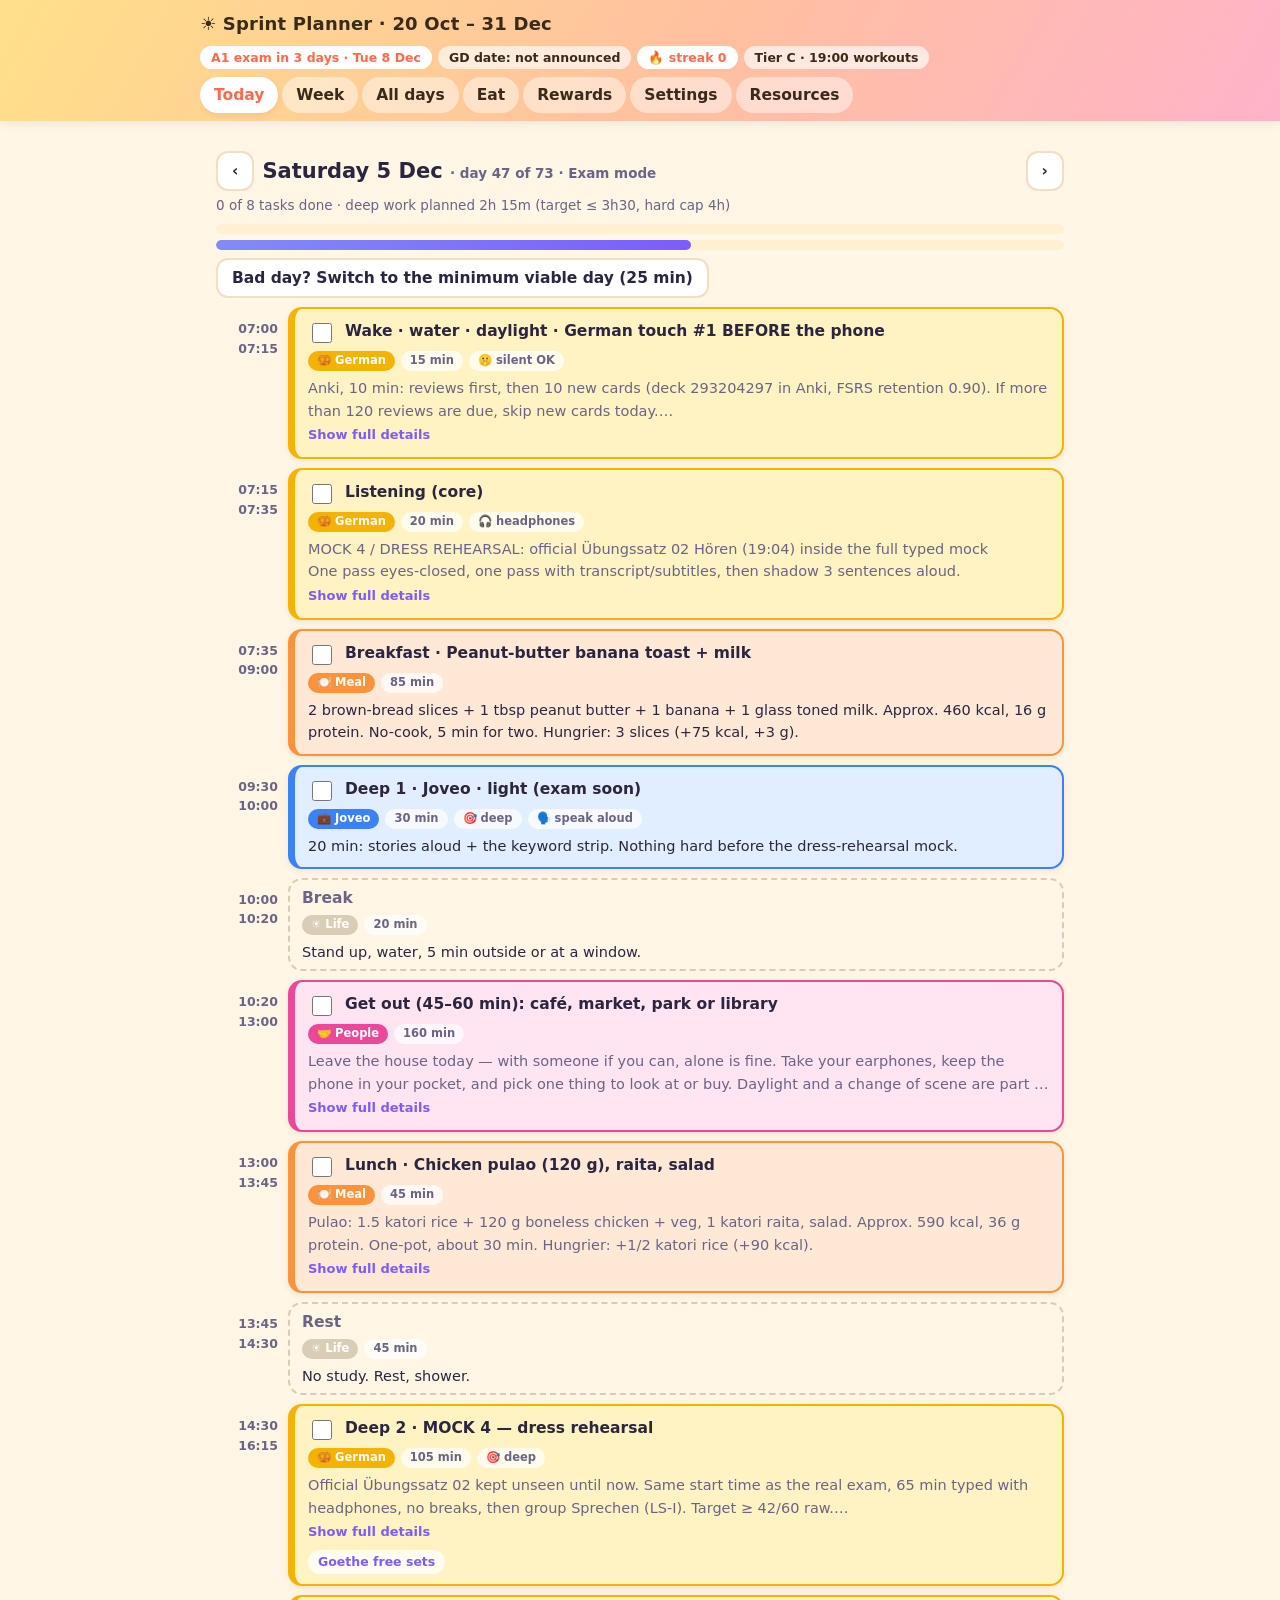
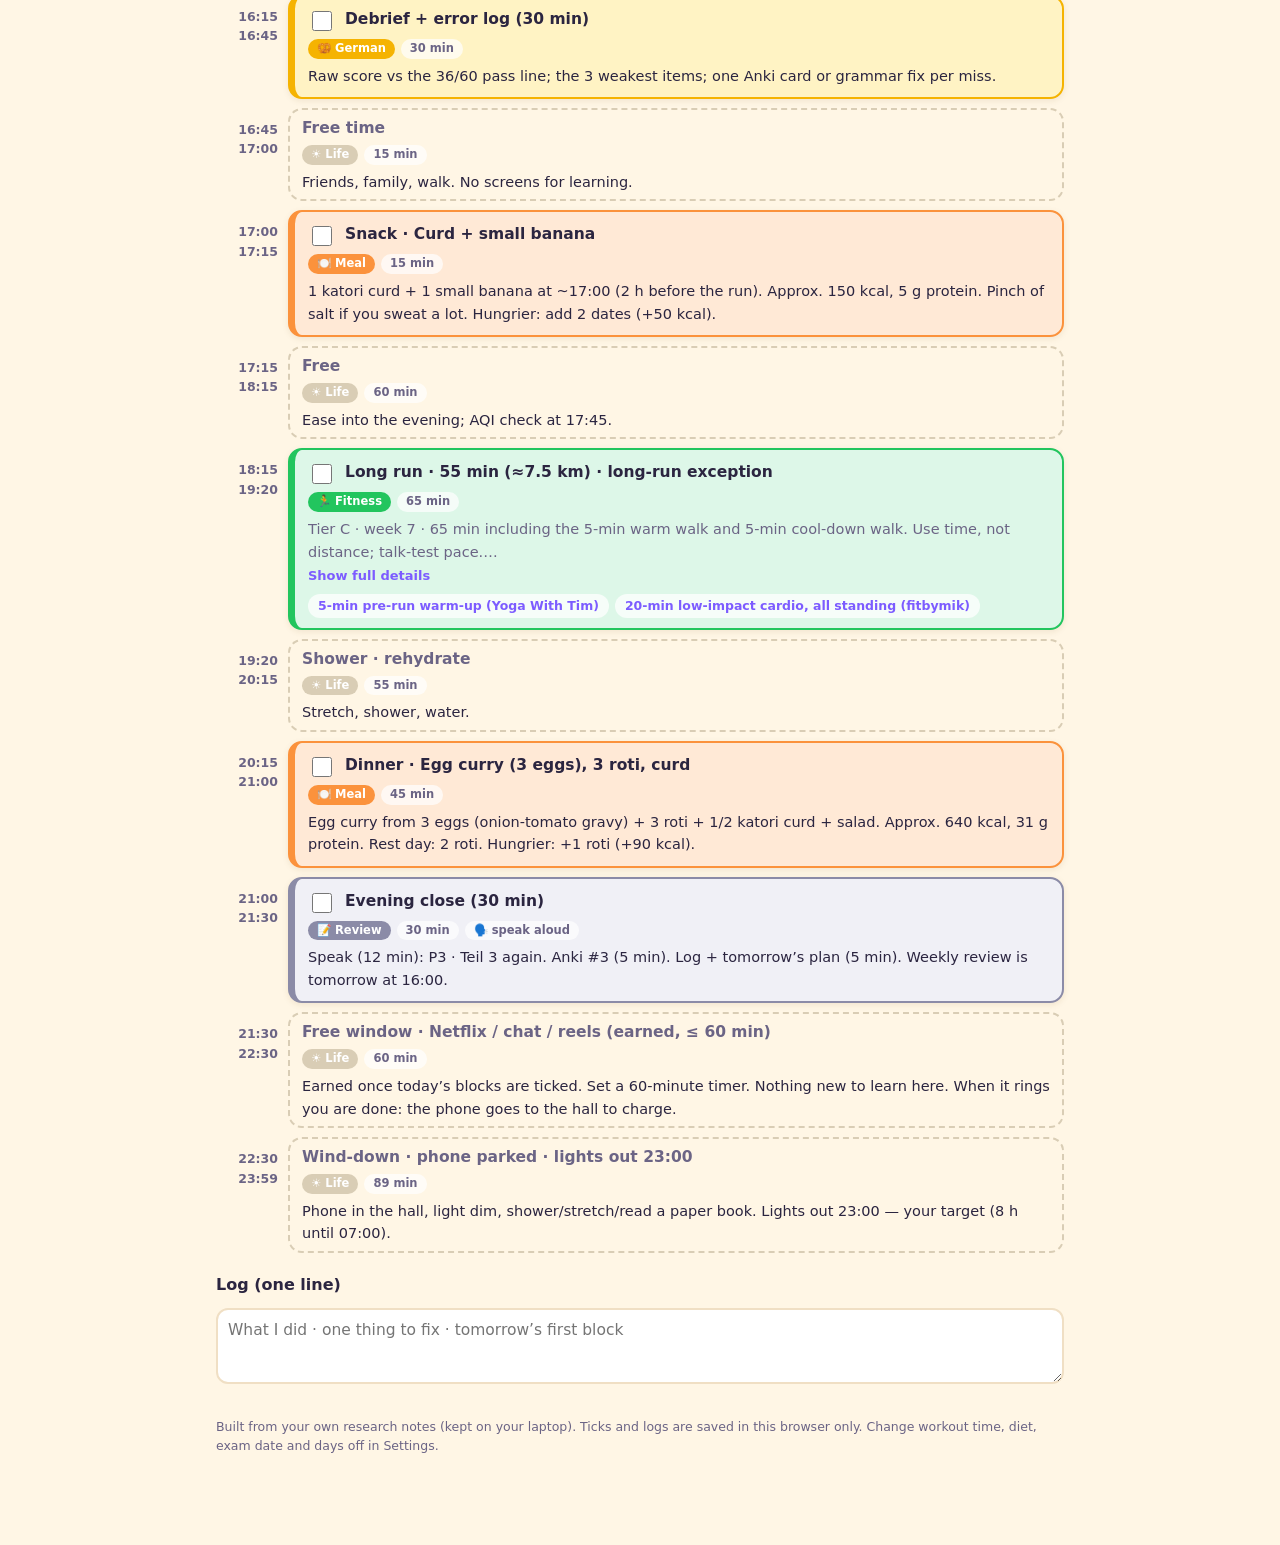
<file: planner/index.html>
<!doctype html>
<html lang="en" data-theme="sun">
<head>
<meta charset="utf-8">
<meta name="viewport" content="width=device-width, initial-scale=1">
<title>Sprint Planner</title>
<style>
:root, :root[data-theme="sun"]{
  --bg:#fff6e5; --card:#ffffff; --ink:#2b2540; --mute:#6b6485; --line:#f0dfc4; --accent:#ff6b4a; --accent2:#7c5cff; --ok:#22a06b; --warn:#f08c00;
  --hd1:#ffe08a; --hd2:#ffc0a0; --hd3:#ffb3c9; --hdink:#3a2a1a; --chip:#fff0d4; --shadow:0 2px 6px rgba(120,80,20,.10);
  --G-bg:#fff3c4; --G-bd:#f5b301; --J-bg:#e0eeff; --J-bd:#3b82f6; --T-bg:#eee5ff; --T-bd:#8b5cf6; --F-bg:#ddf7e8; --F-bd:#22c55e;
  --N-bg:#ffe3ea; --N-bd:#f43f5e; --C-bg:#d9f5f7; --C-bd:#06b6d4; --E-bg:#ffe9d6; --E-bd:#fb923c; --M-bg:#f0f0f6; --M-bd:#8b8ba7; --L-bg:#fffdf8; --L-bd:#d9cdb5; --H-bg:#ffe4f1; --H-bd:#ec4899;
}
:root[data-theme="night"]{
  --bg:#17141f; --card:#211d2c; --ink:#f3eefc; --mute:#b1a8c7; --line:#383148; --accent:#ff8a6b; --accent2:#a78bfa; --ok:#4ade80; --warn:#fbbf24;
  --hd1:#3b2f63; --hd2:#4a2f5a; --hd3:#5a2f4a; --hdink:#fff; --chip:#2e2840; --shadow:none;
  --G-bg:#3a3217; --G-bd:#fbbf24; --J-bg:#17263f; --J-bd:#7aa2ff; --T-bg:#2a2144; --T-bd:#c4b5fd; --F-bg:#16322a; --F-bd:#4ade80;
  --N-bg:#3b1b25; --N-bd:#fb7185; --C-bg:#12333a; --C-bd:#22d3ee; --E-bg:#3b2a1a; --E-bd:#fdba74; --M-bg:#2a2733; --M-bd:#a1a1aa; --L-bg:#1d1a26; --L-bd:#4a4360; --H-bg:#3b1a2e; --H-bd:#f472b6;
}
*{box-sizing:border-box}
html,body{margin:0;overflow-x:hidden}
body{background:var(--bg);color:var(--ink);font:15.5px/1.55 "Segoe UI",system-ui,-apple-system,Roboto,sans-serif;-webkit-text-size-adjust:100%}
a{color:var(--accent2)}
.wrap{max-width:880px;margin:0 auto;padding:14px 16px 90px}
header{position:sticky;top:0;z-index:5;background:linear-gradient(120deg,var(--hd1),var(--hd2) 55%,var(--hd3));color:var(--hdink);padding:10px 16px 0;box-shadow:0 2px 10px rgba(0,0,0,.08)}
.hrow{max-width:880px;margin:0 auto;display:flex;flex-wrap:wrap;align-items:center;gap:8px 12px}
h1{font-size:18px;margin:0;font-weight:800;letter-spacing:.2px}
.chips{display:flex;flex-wrap:wrap;gap:6px}
.chip{background:rgba(255,255,255,.65);border-radius:999px;padding:2px 11px;font-size:12.5px;color:#3a2a1a;white-space:nowrap;font-weight:600}
:root[data-theme="night"] .chip{background:rgba(255,255,255,.14);color:#fff}
.chip.hot{background:#fff;color:var(--accent);font-weight:800}
:root[data-theme="night"] .chip.hot{background:var(--accent);color:#1a1a1a}
nav{max-width:880px;margin:8px auto 0;display:flex;gap:4px;overflow-x:auto;padding-bottom:8px}
nav button{background:rgba(255,255,255,.45);border:0;border-radius:999px;color:var(--hdink);font:inherit;font-weight:700;padding:6px 14px;cursor:pointer;white-space:nowrap}
:root[data-theme="night"] nav button{background:rgba(255,255,255,.10)}
nav button[aria-selected=true]{background:#fff;color:var(--accent);box-shadow:var(--shadow)}
:root[data-theme="night"] nav button[aria-selected=true]{background:var(--accent);color:#1a1a1a}
button,select,input,textarea{font:inherit;color:inherit}
.btn{background:var(--card);border:2px solid var(--line);border-radius:12px;padding:6px 14px;cursor:pointer;font-weight:600}
.btn:hover{border-color:var(--accent)}
.btn.pri{background:var(--accent);border-color:var(--accent);color:#fff}
.dayhead{display:flex;flex-wrap:wrap;align-items:center;gap:8px;margin:16px 0 4px}
.dayhead h2{font-size:21px;margin:0;flex:1 1 220px;font-weight:800}
.sub{color:var(--mute);font-size:13.5px}
.banner{background:var(--card);border:2px solid var(--warn);border-radius:12px;padding:8px 12px;margin:8px 0;font-size:14px;font-weight:600}
.meters{display:grid;gap:6px;margin:8px 0}
.meter{height:10px;background:var(--chip);border-radius:8px;overflow:hidden}
.meter i{display:block;height:100%;border-radius:8px;background:linear-gradient(90deg,#34d399,#22a06b)}
.meter.deep i{background:linear-gradient(90deg,#818cf8,#7c5cff)}
.meter.deep.over i{background:linear-gradient(90deg,#fbbf24,#f08c00)}
.slot{display:grid;grid-template-columns:62px 1fr;gap:10px;margin:9px 0;align-items:start}
.time{color:var(--mute);font-size:12.5px;padding-top:12px;text-align:right;font-variant-numeric:tabular-nums;font-weight:600}
.card{background:var(--L-bg);border:2px solid var(--L-bd);border-left-width:7px;border-radius:14px;padding:10px 13px;box-shadow:var(--shadow)}
.card.G{background:var(--G-bg);border-color:var(--G-bd)} .card.J{background:var(--J-bg);border-color:var(--J-bd)} .card.T{background:var(--T-bg);border-color:var(--T-bd)}
.card.F{background:var(--F-bg);border-color:var(--F-bd)} .card.N{background:var(--N-bg);border-color:var(--N-bd)} .card.C{background:var(--C-bg);border-color:var(--C-bd)}
.card.E{background:var(--E-bg);border-color:var(--E-bd)} .card.M{background:var(--M-bg);border-color:var(--M-bd)} .card.H{background:var(--H-bg);border-color:var(--H-bd)} .card.L{background:var(--L-bg);border-color:var(--L-bd)}
.card.quiet{background:transparent;border-style:dashed;border-left-width:2px;box-shadow:none;padding:6px 12px}
.card.done{opacity:.55}
.card.now{outline:3px solid var(--accent);outline-offset:2px}
.top{display:flex;gap:10px;align-items:flex-start}
.top input[type=checkbox]{margin-top:4px;width:20px;height:20px;flex:none;accent-color:var(--ok)}
.ttl{font-weight:750;flex:1}
.quiet .ttl{font-weight:600;color:var(--mute)}
.meta{display:flex;flex-wrap:wrap;gap:6px;margin-top:5px}
.badge{font-size:11.5px;border-radius:999px;padding:1px 9px;background:rgba(255,255,255,.7);color:var(--mute);font-weight:600}
:root[data-theme="night"] .badge{background:rgba(255,255,255,.1)}
.badge.dom{background:var(--L-bd);color:#fff}
.badge.dom.G{background:var(--G-bd)}.badge.dom.J{background:var(--J-bd)}.badge.dom.T{background:var(--T-bd)}.badge.dom.F{background:var(--F-bd)}.badge.dom.N{background:var(--N-bd)}.badge.dom.C{background:var(--C-bd)}.badge.dom.E{background:var(--E-bd)}.badge.dom.M{background:var(--M-bd)}.badge.dom.H{background:var(--H-bd)}
:root[data-theme="night"] .badge.dom{color:#15121c}
.detail{margin-top:6px;font-size:14.5px;white-space:pre-line}
.detail.short{display:-webkit-box;-webkit-line-clamp:2;-webkit-box-orient:vertical;overflow:hidden;color:var(--mute)}
.more{background:none;border:0;color:var(--accent2);padding:2px 0;cursor:pointer;font-size:13px;font-weight:700}
.links{display:flex;flex-wrap:wrap;gap:6px;margin-top:6px}
.links a{font-size:12.5px;background:rgba(255,255,255,.75);border-radius:999px;padding:2px 10px;text-decoration:none;font-weight:600}
:root[data-theme="night"] .links a{background:rgba(255,255,255,.12)}
textarea.log{width:100%;min-height:76px;background:var(--card);border:2px solid var(--line);border-radius:12px;padding:8px 10px;margin-top:6px}
.grid{display:grid;gap:10px}
.week{grid-template-columns:repeat(auto-fit,minmax(190px,1fr))}
.wcard{background:var(--card);border:2px solid var(--line);border-radius:14px;padding:10px 12px;cursor:pointer}
.wcard:hover{border-color:var(--accent)}
.wcard h3{margin:0 0 4px;font-size:14.5px}
.wcard li{font-size:12.5px;color:var(--mute);margin:2px 0}
.wcard ul{padding-left:16px;margin:4px 0}
.row{display:flex;gap:10px;align-items:center;background:var(--card);border:2px solid var(--line);border-radius:12px;padding:8px 12px;margin:6px 0;cursor:pointer}
.row:hover{border-color:var(--accent)}
.row .d{width:92px;font-weight:750;flex:none}
.row .p{flex:1;color:var(--mute);font-size:13.5px}
.row .pc{width:46px;text-align:right;font-variant-numeric:tabular-nums;color:var(--mute);font-size:13px}
.set{background:var(--card);border:2px solid var(--line);border-radius:14px;padding:12px 14px;margin:10px 0}
.set label{display:block;margin:10px 0 3px;font-weight:700}
.set select,.set input[type=date],.set input[type=text]{background:var(--bg);border:2px solid var(--line);border-radius:10px;padding:6px 8px;max-width:100%}
.set input[type=text]{width:100%}
h3.grp{margin:20px 0 4px;font-size:16px}
.meal{background:var(--E-bg);border:2px solid var(--E-bd);border-radius:14px;padding:8px 12px;margin:8px 0}
.meal b{display:block}
.reward{display:flex;gap:10px;align-items:center;background:var(--card);border:2px solid var(--line);border-radius:14px;padding:10px 12px;margin:8px 0}
.reward.on{border-color:var(--ok)}
.reward input[type=text]{flex:1;background:var(--bg);border:2px solid var(--line);border-radius:10px;padding:6px 8px;min-width:0}
.big{font-size:34px;font-weight:800;line-height:1}
footer{color:var(--mute);font-size:12.5px;margin-top:26px}
@media (max-width:560px){.slot{grid-template-columns:48px 1fr;gap:6px}.time{font-size:11.5px}.wrap{padding:8px 12px 90px}}
</style>
</head>
<body>
<header>
  <div class="hrow"><h1>☀️ Sprint Planner · 20 Oct – 31 Dec</h1><div class="chips" id="chips"></div></div>
  <nav role="tablist" id="nav"></nav>
</header>
<div class="wrap" id="app"></div>

<script src="content-german.js"></script>
<script src="content-joveo.js"></script>
<script src="content-tech-fit.js"></script>
<script src="content-yearend.js"></script>
<script src="content-meals.js" onerror="void 0"></script>
<script src="builder.js"></script>
<script>
(function(){
  var KEY="sprint-planner-v1", P=window.PLAN, C=window.CONTENT;
  var TABS=[["today","Today"],["week","Week"],["all","All days"],["eat","Eat"],["reward","Rewards"],["set","Settings"],["res","Resources"]];
  var ST={S:{},done:{},log:{},view:"today",date:null,mvd:{}};
  try{var raw=localStorage.getItem(KEY); if(raw){var o=JSON.parse(raw); if(o&&typeof o==="object") ST=Object.assign(ST,o);}}catch(e){}
  function save(){try{localStorage.setItem(KEY,JSON.stringify(ST));}catch(e){}}
  function esc(s){return String(s).replace(/[&<>"]/g,function(c){return{"&":"&amp;","<":"&lt;",">":"&gt;",'"':"&quot;"}[c];});}
  function todayISO(){return P.iso(new Date());}
  function clampDate(s){return s<P.START?P.START:(s>P.END?P.END:s);}
  if(!ST.date) ST.date=clampDate(todayISO());
  function S(){return Object.assign({},C.defaults,ST.S);}
  function applyTheme(){document.documentElement.setAttribute("data-theme",S().theme==="night"?"night":"sun");}
  function daysBetween(a,b){return Math.round((P.D(b)-P.D(a))/864e5);}
  var DOMNAME={G:"🥨 German",J:"💼 Joveo",T:"🤖 Tech & AI",F:"🏃 Fitness",N:"📚 NPTEL",C:"🌍 Germany lane",M:"📝 Review",L:"☀️ Life",E:"🍽️ Meal",H:"🤝 People"};
  var NEEDS={headphones:"🎧 headphones",silent:"🤫 silent OK",speak:"🗣️ speak aloud","speak?":"🗣️ speak optional"};
  var CHECK={deep:1,light:1,move:1,event:1,meal:1};
  var TOTAL=daysBetween(P.START,P.END)+1;

  function isChk(s){return !!CHECK[s.type];}
  function counted(s){return isChk(s)&&s.type!=="meal"&&!s.optional;}
  function dayStats(d){
    var chk=d.slots.filter(counted), n=chk.length, k=0;
    chk.forEach(function(s){if(ST.done[s.id])k++;});
    return {n:n,k:k,pc:n?Math.round(100*k/n):0};
  }
  function dayOK(ds){
    var d=P.build(ds,S()); if(d.off) return null;
    var st=dayStats(d), mvd=true; for(var i=0;i<5;i++){ if(!ST.done[ds+"@mvd"+i]) mvd=false; }
    return st.pc>=70||mvd;
  }
  function streak(){
    var t=clampDate(todayISO()), run=0, best=0, total=0;
    for(var ds=P.START; ds<=t; ds=P.addDays(ds,1)){
      var ok=dayOK(ds); if(ok===null) continue;
      if(ok){ run++; total++; if(run>best) best=run; }
      else if(ds!==t){ run=0; }
    }
    return {cur:run,best:best,total:total};
  }
  function rewardTexts(){ var r=Object.assign({},C.rewards||{}); if(ST.rewards) Object.keys(ST.rewards).forEach(function(k){ r[k]=ST.rewards[k]; }); return r; }
  function chips(){
    var s=S(), t=todayISO(), el=document.getElementById("chips"), h="";
    var left=daysBetween(t,s.exam);
    h+='<span class="chip hot">A1 exam '+(left>0?'in '+left+' days':left===0?'TODAY':'passed')+' · '+P.nice(s.exam)+'</span>';
    h+=s.gd?'<span class="chip hot">GD '+(daysBetween(t,s.gd)>=0?'in '+daysBetween(t,s.gd)+' days':'done')+' · '+P.nice(s.gd)+'</span>':'<span class="chip">GD date: not announced</span>';
    var np=daysBetween(t,"2026-10-25"); if(np>=0) h+='<span class="chip hot">NPTEL '+(np===0?'TODAY':'in '+np+' days')+'</span>';
    var sk=streak(); h+='<span class="chip hot">🔥 streak '+sk.cur+'</span>'; h+='<span class="chip">Tier '+s.tier+' · '+(s.workout==="am"?'05:15 workouts':'19:00 workouts')+'</span>';
    el.innerHTML=h;
  }
  function nav(){
    var el=document.getElementById("nav");
    el.innerHTML=TABS.map(function(t){return '<button role="tab" aria-selected="'+(ST.view===t[0])+'" data-v="'+t[0]+'">'+t[1]+'</button>';}).join("");
    el.onclick=function(e){var b=e.target.closest("button");if(!b)return;ST.view=b.getAttribute("data-v");save();render();window.scrollTo(0,0);};
  }

  function slotHTML(s,nowMin,isToday){
    var q=(s.type==="anchor"||s.type==="free");
    var buf=(s.type==="buffer");
    var done=!!ST.done[s.id], chk=isChk(s)||(buf&&s.optional);
    var isNow=isToday&&nowMin>=P.mins(s.start)&&nowMin<P.mins(s.end);
    var det=s.detail||"";
    var long=det.length>170||(det.indexOf("\n")>=0&&det.length>110);
    var h='<div class="slot"><div class="time">'+s.start+'<br>'+s.end+'</div><div class="card '+s.dom+(q||buf?' quiet':'')+(done?' done':'')+(isNow?' now':'')+'">';
    h+='<div class="top">'+(chk?'<input type="checkbox" aria-label="Done" '+(done?'checked':'')+' data-chk="'+esc(s.id)+'">':'')+'<div class="ttl">'+esc(s.title)+'</div></div>';
    h+='<div class="meta"><span class="badge dom '+s.dom+'">'+DOMNAME[s.dom]+'</span><span class="badge">'+s.min+' min</span>';
    if(s.type==="deep")h+='<span class="badge">🎯 deep</span>';
    if(s.optional)h+='<span class="badge">optional</span>';
    (s.needs||[]).forEach(function(n){h+='<span class="badge">'+NEEDS[n]+'</span>';});
    h+='</div>';
    if(det){h+='<div class="detail'+(long?' short':'')+'">'+esc(det)+'</div>'+(long?'<button class="more" data-more>Show full details</button>':'');}
    if(s.links&&s.links.length){h+='<div class="links">'+s.links.map(function(l){return '<a href="'+esc(l[1])+'" target="_blank" rel="noopener">'+esc(l[0])+'</a>';}).join("")+'</div>';}
    return h+'</div></div>';
  }

  function viewToday(){
    var s=S(), d=P.build(ST.date,s), t=todayISO(), isToday=(t===ST.date), now=new Date(), nowMin=now.getHours()*60+now.getMinutes();
    var st=dayStats(d), idx=daysBetween(P.START,ST.date)+1;
    var h='<div class="dayhead"><button class="btn" id="prev" aria-label="Previous day">‹</button><h2>'+d.dowName+' '+P.nice(ST.date).slice(4)+' <span class="sub">· day '+idx+' of '+TOTAL+' · '+esc(d.phase.name)+'</span></h2>';
    h+='<button class="btn" id="next" aria-label="Next day">›</button>'+(isToday?'':'<button class="btn" id="tod">Today</button>')+'</div>';
    d.notes.forEach(function(n){h+='<div class="banner">'+esc(n)+'</div>';});
    var over=d.deepMin>210;
    h+='<div class="sub">'+st.k+' of '+st.n+' tasks done · deep work planned '+Math.floor(d.deepMin/60)+'h '+(d.deepMin%60)+'m (target ≤ 3h30, hard cap 4h)</div>';
    h+='<div class="meters"><div class="meter"><i style="width:'+st.pc+'%"></i></div>';
    h+='<div class="meter deep'+(over?' over':'')+'"><i style="width:'+Math.min(100,Math.round(100*d.deepMin/240))+'%"></i></div></div>';
    var m=!!ST.mvd[ST.date];
    if(!d.off) h+='<div style="margin:8px 0"><button class="btn'+(m?' pri':'')+'" id="mvd">'+(m?'Showing the minimum viable day — tap for the full plan':'Bad day? Switch to the minimum viable day (25 min)')+'</button></div>';
    if(m&&!d.off){
      var items=[["Anki, 10 min (reviews first)","G"],["5–10 min listening you already understand","G"],["One DSA problem from your redo list, or say one story aloud (5 min)","T"],["5 minutes of movement — shoes on, first 2 minutes only","F"],["One-line log: what I did, one thing to fix","M"]];
      items.forEach(function(it,i){var id=ST.date+"@mvd"+i;h+='<div class="slot"><div class="time">·</div><div class="card '+it[1]+(ST.done[id]?' done':'')+'"><div class="top"><input type="checkbox" data-chk="'+id+'" '+(ST.done[id]?'checked':'')+'><div class="ttl">'+esc(it[0])+'</div></div></div></div>';});
      h+='<div class="sub" style="margin-top:8px">Never two minimum days in a row — the next day gets a 15-minute recovery review. One missed day does not break a habit.</div>';
    } else {
      d.slots.forEach(function(sl){h+=slotHTML(sl,nowMin,isToday);});
    }
    h+='<h3 class="grp">Log (one line)</h3><textarea class="log" id="log" placeholder="What I did · one thing to fix · tomorrow’s first block">'+esc(ST.log[ST.date]||"")+'</textarea>';
    h+='<footer>Built from your own research notes (kept on your laptop). Ticks and logs are saved in this browser only. Change workout time, diet, exam date and days off in Settings.</footer>';
    document.getElementById("app").innerHTML=h;
    if(isToday){var n=document.querySelector(".card.now");if(n&&!window.__scrolled){window.__scrolled=1;n.scrollIntoView({block:"center"});}}
  }
  function viewWeek(){
    var mon=ST.date; while(P.dow(mon)!==1)mon=P.addDays(mon,-1);
    var h='<div class="dayhead"><button class="btn" id="wprev">‹</button><h2>Week of '+P.nice(mon)+'</h2><button class="btn" id="wnext">›</button></div><div class="grid week">';
    for(var i=0;i<7;i++){
      var ds=P.addDays(mon,i); if(ds<P.START||ds>P.END){h+='<div class="wcard" style="opacity:.4"><h3>'+P.nice(ds)+'</h3><div class="sub">outside the plan</div></div>';continue;}
      var d=P.build(ds,S()), st=dayStats(d);
      var keys=d.slots.filter(function(x){return x.type==="deep"||x.type==="move"||x.type==="event";});
      h+='<div class="wcard" data-go="'+ds+'"><h3>'+P.nice(ds)+' <span class="sub">'+st.pc+'%</span></h3><div class="sub">'+esc(d.theme)+'</div><ul>'+keys.map(function(x){return '<li>'+x.start+' '+esc(x.title.replace(/^(Block [AMB][12]? · |Deep [12] · )/,"").slice(0,58))+'</li>';}).join("")+'</ul></div>';
    }
    document.getElementById("app").innerHTML=h+'</div>';
  }
  function viewAll(){
    var h='<div class="dayhead"><h2>All '+TOTAL+' days</h2></div>',ds=P.START;
    while(ds<=P.END){
      var d=P.build(ds,S()), st=dayStats(d), a=d.slots.filter(function(x){return x.type==="deep";})[0];
      h+='<div class="row" data-go="'+ds+'"><div class="d">'+P.nice(ds)+'</div><div class="p">'+esc(d.theme)+(a?' · '+esc(a.title.replace(/^(Block [AMB][12]? · |Deep [12] · )/,"").slice(0,46)):'')+'</div><div class="pc">'+st.pc+'%</div></div>';
      ds=P.addDays(ds,1);
    }
    document.getElementById("app").innerHTML=h;
  }
  function viewEat(){
    var s=S(), M=C.meals, h='<div class="dayhead"><h2>🍽️ Eat</h2></div>';
    h+='<div class="sub">Diet in Settings: <b>'+({veg:"vegetarian",egg:"eggetarian",nonveg:"non-vegetarian"}[s.diet]||s.diet)+'</b>. General healthy-eating guidance, not medical advice — if you take ADHD medication, appetite can change; ask your doctor.</div>';
    if(!M){h+='<div class="banner">The detailed 7-day menus are still being prepared. Until then every day shows a simple default for each meal.</div>';document.getElementById("app").innerHTML=h;return;}
    if(M.principles&&M.principles.length){h+='<h3 class="grp">Principles</h3><div class="meal">'+M.principles.map(function(x){return '• '+esc(x);}).join('<br>')+'</div>';}
    if(M.hydration)h+='<h3 class="grp">Water</h3><div class="meal">'+esc(M.hydration)+'</div>';
    if(M.caffeine)h+='<h3 class="grp">Caffeine</h3><div class="meal">'+esc(M.caffeine)+'</div>';
    var days=(M.days&&M.days[s.diet])||[], names=["Monday","Tuesday","Wednesday","Thursday","Friday","Saturday","Sunday"];
    h+='<h3 class="grp">Your week</h3><div style="margin:6px 0"><button class="btn pri" id="copyUncle">Copy this week’s lunch & dinner list for the cook</button></div>';
    days.forEach(function(d,i){h+='<div class="meal"><b>'+names[i]+'</b>'+["bf","am","lunch","pre","dinner"].map(function(k){var m=d[k];return m?'<div><b style="display:inline">'+({bf:"Breakfast",am:"Mid-morning",lunch:"Lunch",pre:"Evening / pre-run",dinner:"Dinner"}[k])+':</b> '+esc(m.t)+' — '+esc(m.d)+'</div>':'';}).join("")+'</div>';});
    if(M.special){h+='<h3 class="grp">Special days</h3>';["exam","interview","bad","prep"].forEach(function(k){var m=M.special[k];if(m)h+='<div class="meal"><b>'+({exam:"Exam day",interview:"Interview / GD day",bad:"Bad-day no-cook meals",prep:"Sunday prep"}[k])+'</b>'+esc(m.t)+' — '+esc(m.d)+'</div>';});}
    document.getElementById("app").innerHTML=h;
  }
  function viewReward(){
    var sk=streak(), R=rewardTexts(), keys=Object.keys(R).map(Number).sort(function(a,b){return a-b;});
    var next=keys.filter(function(k){return k>sk.best;})[0];
    var h='<div class="dayhead"><h2>🎁 Streak & rewards</h2></div>';
    h+='<div class="set"><div class="big">🔥 '+sk.cur+' <span class="sub">day streak · best '+sk.best+' · '+sk.total+' good days in total</span></div>';
    h+='<div class="sub" style="margin-top:8px">A day counts when you finish 70% of its tasks — or the 5-item minimum viable day. Days off don’t break your streak. A bad day is not a failure: the next day counts again.'+(next?' Next reward at '+next+' days ('+(next-sk.best)+' to go).':' Every reward is unlocked — you did it.')+'</div></div>';
    h+='<h3 class="grp">Your rewards (type over them — choose things you actually want)</h3>';
    keys.forEach(function(k){ var on=sk.best>=k;
      h+='<div class="reward'+(on?' on':'')+'"><b>'+(on?'🎉':'🔒')+' '+k+'</b><input type="text" data-reward="'+k+'" value="'+esc(R[k])+'"></div>'; });
    h+='<div class="sub" style="margin-top:8px">Rewards are for effort, not perfection. Claim them when they unlock — a physical thing or a meal you really want, not more screen time.</div>';
    document.getElementById("app").innerHTML=h;
  }
  function viewSet(){
    var s=S();
    function opt(v,t,cur){return '<option value="'+v+'"'+(cur===v?' selected':'')+'>'+t+'</option>';}
    var h='<div class="dayhead"><h2>Settings</h2></div><div class="set">';
    h+='<label for="theme">Look</label><select id="theme">'+opt("sun","Sunny (light, default)",s.theme)+opt("night","Night (dark)",s.theme)+'</select>';
    h+='<label for="workout">When do you work out?</label><select id="workout">'+opt("eve","Evening — 19:00 (default; bed 23:00)",s.workout)+opt("am","Early morning — 05:15 (wake 05:00; bed 22:00)",s.workout)+'</select>';
    h+='<label for="tier">Running tier (after your Tuesday test)</label><select id="tier">'+opt("A","A — could not jog 5 min (Couch-to-5K path)",s.tier)+opt("B","B — could jog 5–20 min (default)",s.tier)+opt("C","C — could jog 25+ min",s.tier)+'</select>';
    h+='<label for="diet">Food</label><select id="diet">'+opt("veg","Vegetarian",s.diet)+opt("egg","Eggetarian (veg + eggs)",s.diet)+opt("nonveg","Non-vegetarian",s.diet)+'</select>';
    h+='<label for="exam">Goethe A1 exam date</label><select id="exam">'+opt("2026-12-08","Tue 8 Dec 2026",s.exam)+opt("2026-12-09","Wed 9 Dec 2026",s.exam)+'</select>';
    h+='<label for="gd">Joveo GD date (when you know it)</label><input type="date" id="gd" value="'+esc(s.gd||"")+'" min="2026-10-20" max="2026-12-31">';
    h+='<div class="sub">If a GD or interview date lands within 48 hours, switch Block A to the compressed plan in research file 09 §4.5 and move everything else to minimum viable days.</div>';
    h+='<label for="off">Days off (YYYY-MM-DD, comma-separated)</label><input type="text" id="off" value="'+esc(s.off||"")+'" placeholder="2026-10-21">';
    h+='<div class="sub">Off days show an empty day. Content is skipped, not rescheduled — if you take a long break, ask me to rebuild the weeks.</div>';
    h+='<label><input type="checkbox" id="books"'+(s.books?' checked':'')+'> The Netzwerk neu / Grammatik aktiv books have arrived</label></div>';
    h+='<div class="set"><button class="btn" id="reset">Clear all ticks and logs</button> <span class="sub">(cannot be undone)</span></div>';
    document.getElementById("app").innerHTML=h;
  }
  function viewRes(){
    var h='<div class="dayhead"><h2>Resources</h2></div>';
    C.links.forEach(function(g){h+='<h3 class="grp">'+esc(g.g)+'</h3>';g.items.forEach(function(it){h+='<div class="row" style="cursor:default"><a class="p" style="color:var(--accent2)" href="'+esc(it[1])+'" target="_blank" rel="noopener">'+esc(it[0])+'</a></div>';});});
    h+='<h3 class="grp">Abbreviations in the German listening items</h3><div class="sub">NW = Nicos Weg A1 · DT = Deutschtrainer A1 (100 mini-lessons) · CBG = Coffee Break German season 1 · EG = Easy German · ABC = DW ABC sounds course · Harry = DW ‘Harry gefangen in der Zeit’ A1 · P1–P11 = the AI speaking prompts in research file 06 §3.3.</div>';
    h+='<h3 class="grp">Run a mock with Claude when nobody is free</h3><div class="detail">Paste this into a new chat (voice mode is even better), plus the JD and your resume:\n“Act as a Joveo interviewer for the New Initiatives intern role. Ask ONE question at a time and follow up on weak answers. Give no hints for 25 minutes. Then score me 1–5 on structure, answer-first, specifics and numbers, ownership and presence, and give my top 2 fixes.”\nFor a GD, use the simulator prompt in research file 09 §4.2. You can also just say “run a mock PI-1” in this chat.</div><h3 class="grp">Indian AQI rule for running</h3><div class="detail">'+esc(C.aqiRule)+'</div>';
    document.getElementById("app").innerHTML=h;
  }

  function render(){
    applyTheme(); chips(); nav();
    var v=ST.view; (v==="today"?viewToday:v==="week"?viewWeek:v==="all"?viewAll:v==="eat"?viewEat:v==="reward"?viewReward:v==="set"?viewSet:viewRes)();
  }

  document.addEventListener("click",function(e){
    var t=e.target;
    if(t.id==="prev"||t.id==="next"){ST.date=clampDate(P.addDays(ST.date,t.id==="next"?1:-1));window.__scrolled=1;save();render();window.scrollTo(0,0);return;}
    if(t.id==="tod"){ST.date=clampDate(todayISO());window.__scrolled=0;save();render();return;}
    if(t.id==="mvd"){ST.mvd[ST.date]=!ST.mvd[ST.date];save();render();return;}
    if(t.id==="wprev"||t.id==="wnext"){var m=ST.date;while(P.dow(m)!==1)m=P.addDays(m,-1);ST.date=clampDate(P.addDays(m,t.id==="wnext"?7:-7));save();render();return;}
    var g=t.closest&&t.closest("[data-go]"); if(g){ST.date=g.getAttribute("data-go");ST.view="today";window.__scrolled=1;save();render();window.scrollTo(0,0);return;}
    if(t.hasAttribute&&t.hasAttribute("data-more")){var dd=t.previousElementSibling;dd.classList.toggle("short");t.textContent=dd.classList.contains("short")?"Show full details":"Hide details";return;}
    if(t.id==="copyUncle"){
      var M=C.meals, s0=S(), days=(M&&M.days&&M.days[s0.diet])||[], names=["Monday","Tuesday","Wednesday","Thursday","Friday","Saturday","Sunday"], txt="Lunch and dinner for this week:\n";
      days.forEach(function(d,i){txt+="\n"+names[i]+"\n  Lunch: "+d.lunch.t+"\n  Dinner: "+d.dinner.t+"\n";});
      try{ navigator.clipboard.writeText(txt).then(function(){alert("Copied. Paste it into WhatsApp.");},function(){window.prompt("Copy this:",txt);}); }catch(err){ window.prompt("Copy this:",txt); }
      return;
    }
    if(t.id==="reset"){if(confirm("Clear every tick and log?")){ST.done={};ST.log={};ST.mvd={};save();render();}return;}
  });
  document.addEventListener("change",function(e){
    var t=e.target;
    if(t.hasAttribute("data-chk")){ST.done[t.getAttribute("data-chk")]=t.checked;save();var y=window.scrollY;render();window.scrollTo(0,y);return;}
    if(["theme","workout","tier","diet","exam","gd"].indexOf(t.id)>=0){ST.S[t.id]=t.value;save();render();return;}
    if(t.id==="off"){ST.S.off=t.value;save();render();return;}
    if(t.id==="books"){ST.S.books=t.checked;save();render();return;}
  });
  document.addEventListener("input",function(e){
    if(e.target.id==="log"){ST.log[ST.date]=e.target.value;save();}
    if(e.target.hasAttribute&&e.target.hasAttribute("data-reward")){ST.rewards=ST.rewards||{};ST.rewards[e.target.getAttribute("data-reward")]=e.target.value;save();}
  });
  render();
})();
</script>
</body>
</html>
</file>
